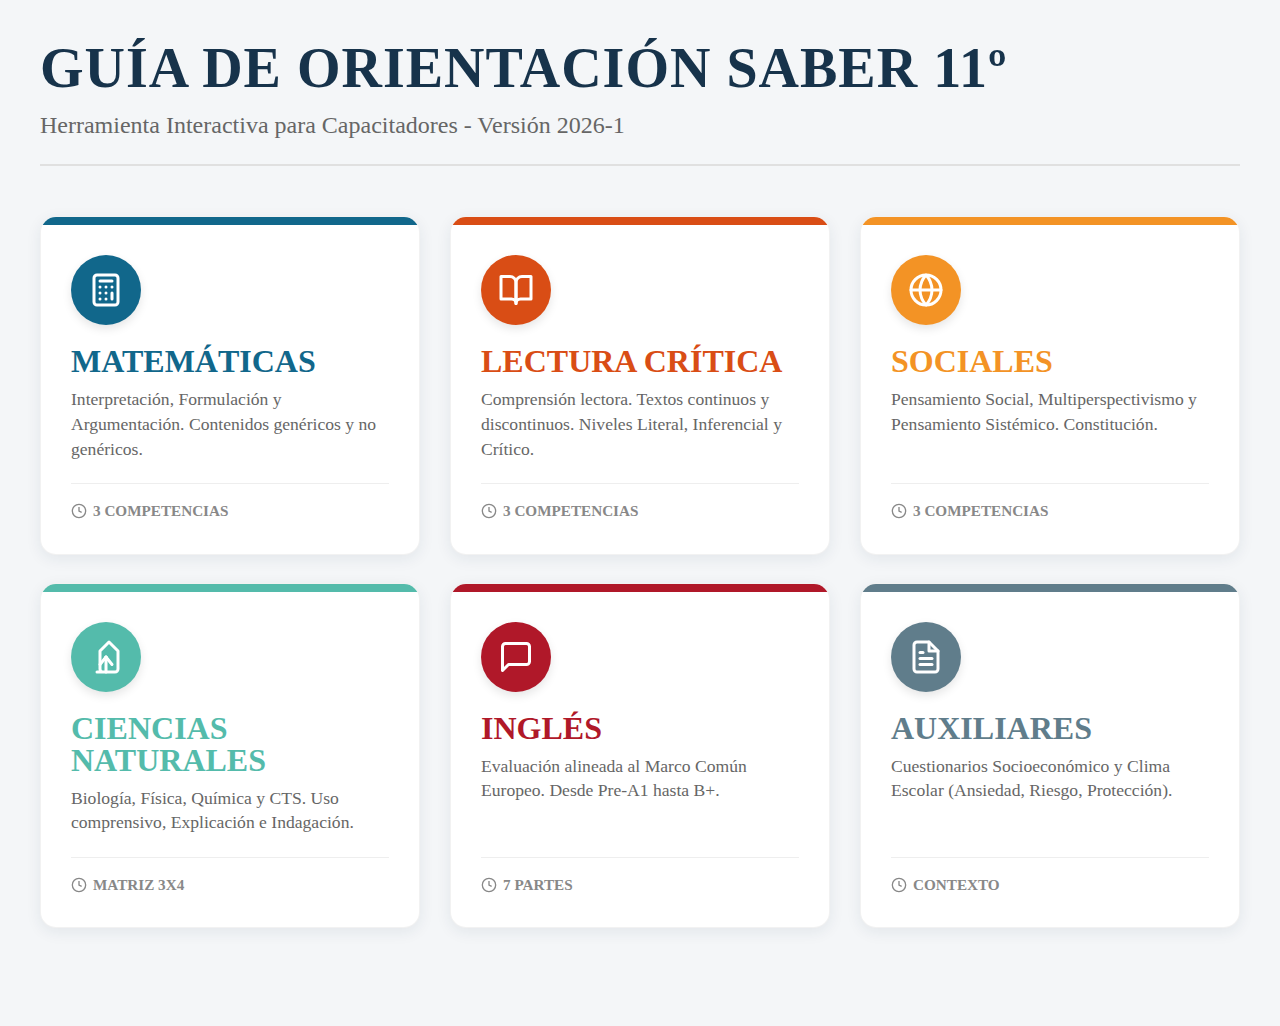
<file: index.html>
<!DOCTYPE html>
<html lang="es">
<head>
    <meta charset="UTF-8">
    <meta name="viewport" content="width=device-width, initial-scale=1.0">
    <title>Dashboard Saber 11 - Grupo Edúcate</title>
    
    <!-- FUENTE: Barlow Condensed -->
    <link rel="preconnect" href="https://fonts.googleapis.com">
    <link rel="preconnect" href="https://fonts.gstatic.com" crossorigin>
    <link href="https://fonts.googleapis.com/css2?family=Barlow+Condensed:wght@400;500;600;700&display=swap" rel="stylesheet">
    
    <!-- CONEXIÓN A ESTILOS GLOBALES -->
    <link rel="stylesheet" href="assets/css/styles.css">
    
    <style>
        /* ESTILOS ESPECÍFICOS DEL DASHBOARD (MENÚ) */
        
        :root {
            /* Colores Semánticos por Área */
            --color-math: #11678B;
            --color-lect: #D94D15;
            --color-soc: #F39325;
            --color-cienc: #54BBAB;
            --color-ing: #B01829;
            --color-aux: #607D8B;
        }

        body {
            background-color: #F4F6F8;
            margin: 0;
            padding: 40px;
            display: block; /* Sobrescribe el flex del viewer si comparten CSS */
        }

        /* --- HEADER PRINCIPAL --- */
        .dashboard-header {
            margin-bottom: 50px;
            border-bottom: 2px solid #e0e0e0;
            padding-bottom: 20px;
            animation: fadeIn 0.8s ease-out;
        }

        .dashboard-header h1 {
            font-size: 3.5rem;
            margin: 0;
            text-transform: uppercase;
            letter-spacing: 1px;
            color: var(--educate-navy);
            line-height: 1;
        }

        .dashboard-header p {
            font-size: 1.5rem;
            margin: 10px 0 0 0;
            color: #666;
            font-weight: 500;
        }

        /* --- GRID DE MÓDULOS --- */
        .modules-grid {
            display: grid;
            grid-template-columns: repeat(auto-fill, minmax(300px, 1fr));
            gap: 30px;
            padding-bottom: 60px;
        }

        /* --- TARJETA DE MÓDULO --- */
        .module-card {
            background: #fff;
            border-radius: 16px;
            overflow: hidden;
            box-shadow: 0 4px 15px rgba(23, 51, 75, 0.08);
            transition: all 0.3s cubic-bezier(0.25, 0.8, 0.25, 1);
            text-decoration: none;
            color: inherit;
            display: flex;
            flex-direction: column;
            border: 1px solid rgba(0,0,0,0.05);
            position: relative;
            height: 100%; /* Para igualar alturas */
        }

        .module-card:hover {
            transform: translateY(-8px);
            box-shadow: 0 20px 30px rgba(23, 51, 75, 0.15);
            border-color: rgba(0,0,0,0.1);
        }

        /* Bandera de Color Superior */
        .card-flag {
            height: 8px;
            width: 100%;
        }

        .card-content {
            padding: 30px;
            flex-grow: 1;
            display: flex;
            flex-direction: column;
            justify-content: space-between;
        }

        /* Icono Circular */
        .icon-circle {
            width: 70px;
            height: 70px;
            border-radius: 50%;
            display: flex;
            align-items: center;
            justify-content: center;
            margin-bottom: 20px;
            color: white;
            font-size: 1.2rem;
            box-shadow: 0 4px 10px rgba(0,0,0,0.1);
        }

        .icon-circle svg {
            width: 36px;
            height: 36px;
            stroke-width: 2;
        }

        .module-title {
            font-size: 2rem;
            font-weight: 700;
            margin: 0 0 10px 0;
            text-transform: uppercase;
            line-height: 1;
        }

        .module-desc {
            font-size: 1.1rem;
            color: #666;
            margin: 0 0 20px 0;
            line-height: 1.4;
        }

        /* Meta info (abajo) */
        .module-footer {
            margin-top: auto;
            border-top: 1px solid #eee;
            padding-top: 15px;
            font-size: 0.95rem;
            font-weight: 600;
            text-transform: uppercase;
            color: #888;
            display: flex;
            align-items: center;
            gap: 6px;
        }

        /* --- CLASES POR ÁREA --- */
        /* Matemáticas */
        .math .card-flag, .math .icon-circle { background-color: var(--color-math); }
        .math .module-title { color: var(--color-math); }

        /* Lectura */
        .lect .card-flag, .lect .icon-circle { background-color: var(--color-lect); }
        .lect .module-title { color: var(--color-lect); }

        /* Sociales */
        .soc .card-flag, .soc .icon-circle { background-color: var(--color-soc); }
        .soc .module-title { color: var(--color-soc); }

        /* Ciencias */
        .cienc .card-flag, .cienc .icon-circle { background-color: var(--color-cienc); }
        .cienc .module-title { color: var(--color-cienc); }

        /* Inglés */
        .ing .card-flag, .ing .icon-circle { background-color: var(--color-ing); }
        .ing .module-title { color: var(--color-ing); }

        /* Auxiliares */
        .aux .card-flag, .aux .icon-circle { background-color: var(--color-aux); }
        .aux .module-title { color: var(--color-aux); }

        @keyframes fadeIn {
            from { opacity: 0; transform: translateY(10px); }
            to { opacity: 1; transform: translateY(0); }
        }

        /* Responsive */
        @media (max-width: 600px) {
            body { padding: 20px; }
            .dashboard-header h1 { font-size: 2.5rem; }
        }

    </style>
</head>
<body>

    <header class="dashboard-header">
        <h1>Guía de Orientación Saber 11º</h1>
        <p>Herramienta Interactiva para Capacitadores - Versión 2026-1</p>
    </header>

    <main class="modules-grid">

        <!-- 1. MATEMÁTICAS -->
        <a href="viewer.html?area=matematicas" class="module-card math">
            <div class="card-flag"></div>
            <div class="card-content">
                <div>
                    <div class="icon-circle">
                        <svg viewBox="0 0 24 24" fill="none" stroke="currentColor" stroke-linecap="round" stroke-linejoin="round"><rect x="4" y="2" width="16" height="20" rx="2"></rect><line x1="8" y1="6" x2="16" y2="6"></line><line x1="16" y1="14" x2="16" y2="18"></line><path d="M16 10h.01"></path><path d="M12 10h.01"></path><path d="M8 10h.01"></path><path d="M12 14h.01"></path><path d="M8 14h.01"></path><path d="M12 18h.01"></path><path d="M8 18h.01"></path></svg>
                    </div>
                    <h2 class="module-title">Matemáticas</h2>
                    <p class="module-desc">Interpretación, Formulación y Argumentación. Contenidos genéricos y no genéricos.</p>
                </div>
                <div class="module-footer">
                    <svg width="16" height="16" viewBox="0 0 24 24" fill="none" stroke="currentColor" stroke-width="2"><circle cx="12" cy="12" r="10"></circle><polyline points="12 6 12 12 16 14"></polyline></svg>
                    3 Competencias
                </div>
            </div>
        </a>

        <!-- 2. LECTURA CRÍTICA -->
        <a href="viewer.html?area=lectura_critica" class="module-card lect">
            <div class="card-flag"></div>
            <div class="card-content">
                <div>
                    <div class="icon-circle">
                        <svg viewBox="0 0 24 24" fill="none" stroke="currentColor" stroke-linecap="round" stroke-linejoin="round"><path d="M2 3h6a4 4 0 0 1 4 4v14a3 3 0 0 0-3-3H2z"></path><path d="M22 3h-6a4 4 0 0 0-4 4v14a3 3 0 0 1 3-3h7z"></path></svg>
                    </div>
                    <h2 class="module-title">Lectura Crítica</h2>
                    <p class="module-desc">Comprensión lectora. Textos continuos y discontinuos. Niveles Literal, Inferencial y Crítico.</p>
                </div>
                <div class="module-footer">
                    <svg width="16" height="16" viewBox="0 0 24 24" fill="none" stroke="currentColor" stroke-width="2"><circle cx="12" cy="12" r="10"></circle><polyline points="12 6 12 12 16 14"></polyline></svg>
                    3 Competencias
                </div>
            </div>
        </a>

        <!-- 3. SOCIALES Y CIUDADANAS -->
        <a href="viewer.html?area=sociales" class="module-card soc">
            <div class="card-flag"></div>
            <div class="card-content">
                <div>
                    <div class="icon-circle">
                        <svg viewBox="0 0 24 24" fill="none" stroke="currentColor" stroke-linecap="round" stroke-linejoin="round"><circle cx="12" cy="12" r="10"></circle><line x1="2" y1="12" x2="22" y2="12"></line><path d="M12 2a15.3 15.3 0 0 1 4 10 15.3 15.3 0 0 1-4 10 15.3 15.3 0 0 1-4-10 15.3 15.3 0 0 1 4-10z"></path></svg>
                    </div>
                    <h2 class="module-title">Sociales</h2>
                    <p class="module-desc">Pensamiento Social, Multiperspectivismo y Pensamiento Sistémico. Constitución.</p>
                </div>
                <div class="module-footer">
                    <svg width="16" height="16" viewBox="0 0 24 24" fill="none" stroke="currentColor" stroke-width="2"><circle cx="12" cy="12" r="10"></circle><polyline points="12 6 12 12 16 14"></polyline></svg>
                    3 Competencias
                </div>
            </div>
        </a>

        <!-- 4. CIENCIAS NATURALES -->
        <a href="viewer.html?area=ciencias_naturales" class="module-card cienc">
            <div class="card-flag"></div>
            <div class="card-content">
                <div>
                    <div class="icon-circle">
                        <svg viewBox="0 0 24 24" fill="none" stroke="currentColor" stroke-linecap="round" stroke-linejoin="round"><path d="M6 22h12a2 2 0 0 0 2-2V8l-6-6-6 6v12a2 2 0 0 0 2 2z"></path><line x1="12" y1="12" x2="12" y2="22"></line><path d="M12 12l-4 5"></path><path d="M12 12l4 5"></path></svg>
                    </div>
                    <h2 class="module-title">Ciencias Naturales</h2>
                    <p class="module-desc">Biología, Física, Química y CTS. Uso comprensivo, Explicación e Indagación.</p>
                </div>
                <div class="module-footer">
                    <svg width="16" height="16" viewBox="0 0 24 24" fill="none" stroke="currentColor" stroke-width="2"><circle cx="12" cy="12" r="10"></circle><polyline points="12 6 12 12 16 14"></polyline></svg>
                    Matriz 3x4
                </div>
            </div>
        </a>

        <!-- 5. INGLÉS -->
        <a href="viewer.html?area=ingles" class="module-card ing">
            <div class="card-flag"></div>
            <div class="card-content">
                <div>
                    <div class="icon-circle">
                        <svg viewBox="0 0 24 24" fill="none" stroke="currentColor" stroke-linecap="round" stroke-linejoin="round"><path d="M21 15a2 2 0 0 1-2 2H7l-4 4V5a2 2 0 0 1 2-2h14a2 2 0 0 1 2 2z"></path></svg>
                    </div>
                    <h2 class="module-title">Inglés</h2>
                    <p class="module-desc">Evaluación alineada al Marco Común Europeo. Desde Pre-A1 hasta B+.</p>
                </div>
                <div class="module-footer">
                    <svg width="16" height="16" viewBox="0 0 24 24" fill="none" stroke="currentColor" stroke-width="2"><circle cx="12" cy="12" r="10"></circle><polyline points="12 6 12 12 16 14"></polyline></svg>
                    7 Partes
                </div>
            </div>
        </a>

        <!-- 6. AUXILIARES -->
        <a href="#" class="module-card aux" onclick="alert('Módulo Informativo: Cuestionario Socioeconómico y Clima Escolar.')">
            <div class="card-flag"></div>
            <div class="card-content">
                <div>
                    <div class="icon-circle">
                        <svg viewBox="0 0 24 24" fill="none" stroke="currentColor" stroke-linecap="round" stroke-linejoin="round"><path d="M14 2H6a2 2 0 0 0-2 2v16a2 2 0 0 0 2 2h12a2 2 0 0 0 2-2V8z"></path><polyline points="14 2 14 8 20 8"></polyline><line x1="16" y1="13" x2="8" y2="13"></line><line x1="16" y1="17" x2="8" y2="17"></line><polyline points="10 9 9 9 8 9"></polyline></svg>
                    </div>
                    <h2 class="module-title">Auxiliares</h2>
                    <p class="module-desc">Cuestionarios Socioeconómico y Clima Escolar (Ansiedad, Riesgo, Protección).</p>
                </div>
                <div class="module-footer">
                    <svg width="16" height="16" viewBox="0 0 24 24" fill="none" stroke="currentColor" stroke-width="2"><circle cx="12" cy="12" r="10"></circle><polyline points="12 6 12 12 16 14"></polyline></svg>
                    Contexto
                </div>
            </div>
        </a>

    </main>

</body>
</html>
</file>
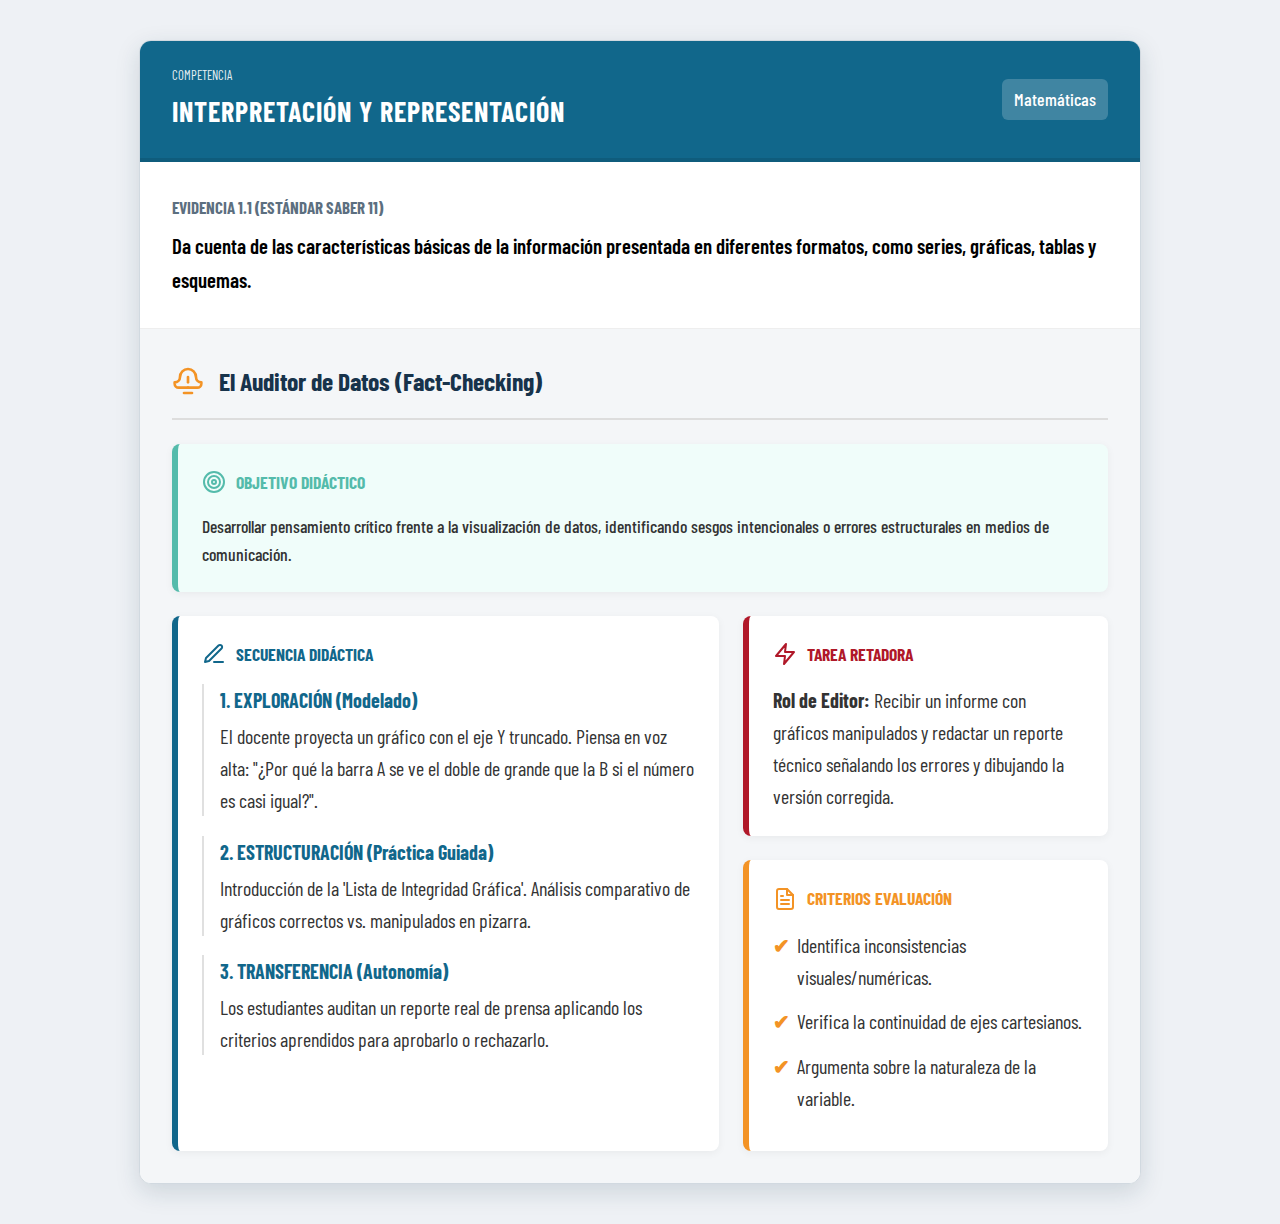
<file: evidence-card.html>
<!DOCTYPE html>
<html lang="es">
<head>
    <meta charset="UTF-8">
    <meta name="viewport" content="width=device-width, initial-scale=1.0">
    <title>Tarjeta de Evidencia - Grupo Edúcate</title>
    <!-- FUENTE: Barlow Condensed -->
    <link rel="preconnect" href="https://fonts.googleapis.com">
    <link rel="preconnect" href="https://fonts.gstatic.com" crossorigin>
    <link href="https://fonts.googleapis.com/css2?family=Barlow+Condensed:wght@400;500;600;700&display=swap" rel="stylesheet">

    <style>
        /* --- 1. TOKENS DE DISEÑO (Grupo Edúcate) --- */
        :root {
            --educate-navy: #17334B;       /* Primario 1 (Textos oscuros) */
            --educate-blue: #11678B;       /* Primario 2 (Matemáticas) */
            --educate-teal: #54BBAB;       /* Primario 3 (Objetivos) */
            --educate-orange: #F39325;     /* Secundario 1 (Fases/Procesos) */
            --educate-red: #D94D15;        /* Secundario 2 (Criterios/Evaluación) */
            --educate-dark-red: #B01829;   /* Tarea Retadora */
            --educate-bg: #F4F6F8;         /* Fondo General */
            --white: #FFFFFF;
            
            /* Tipografía y Escala (Aumentada según solicitud) */
            --font-main: 'Barlow Condensed', sans-serif;
            --text-base: 20px;  /* Tamaño base grande para lectura cómoda */
            --text-h1: 28px;
            --text-h2: 24px;
        }

        /* --- 2. ESTILOS GENERALES --- */
        body {
            font-family: var(--font-main);
            font-size: var(--text-base);
            background-color: #eef1f5;
            color: #333;
            line-height: 1.6;
            margin: 0;
            padding: 40px;
            display: flex;
            justify-content: center;
        }

        /* --- 3. COMPONENTE TARJETA (Contenedor) --- */
        .evidence-card {
            background: var(--white);
            max-width: 1000px; /* Ancho amplio para ver bien la grid */
            width: 100%;
            border-radius: 12px;
            box-shadow: 0 8px 24px rgba(23, 51, 75, 0.15);
            overflow: hidden;
            border: 1px solid #d1d9e0;
        }

        /* --- 4. CABECERA CONTEXTUAL (ICFES) --- */
        .card-header {
            background-color: var(--educate-blue); /* Color cambia según materia */
            color: var(--white);
            padding: 1.5rem 2rem;
            display: flex;
            justify-content: space-between;
            align-items: center;
            border-bottom: 4px solid rgba(0,0,0,0.1);
        }

        .card-header h2 {
            margin: 0;
            font-size: var(--text-h1);
            font-weight: 700;
            text-transform: uppercase;
            letter-spacing: 1px;
        }

        .meta-tag {
            background: rgba(255,255,255,0.2);
            padding: 6px 12px;
            border-radius: 6px;
            font-size: 0.9em;
            font-weight: 500;
        }

        /* --- 5. CUERPO: EVIDENCIA OFICIAL --- */
        .icfes-body {
            padding: 2rem;
            border-bottom: 1px solid #eee;
        }

        .label-official {
            display: block;
            font-size: 0.85em;
            color: var(--educate-navy);
            opacity: 0.7;
            text-transform: uppercase;
            font-weight: 700;
            margin-bottom: 0.5rem;
        }

        .text-evidence {
            font-size: 1.3rem; /* Texto ICFES grande */
            font-weight: 600;
            color: #000;
            margin: 0;
        }

        /* --- 6. DASHBOARD PEDAGÓGICO (ESTRATEGIA) --- */
        .strategy-dashboard {
            background-color: var(--educate-bg);
            padding: 2rem;
        }

        /* Título de la Estrategia */
        .strategy-header {
            display: flex;
            align-items: center;
            gap: 15px;
            margin-bottom: 1.5rem;
            padding-bottom: 1rem;
            border-bottom: 2px solid #ddd;
        }

        .strategy-header svg {
            width: 32px;
            height: 32px;
            stroke: var(--educate-orange);
        }

        .strategy-name {
            font-size: 1.6rem;
            font-weight: 700;
            color: var(--educate-navy);
            margin: 0;
        }

        /* --- GRID LAYOUT INTELIGENTE --- */
        .pedagogy-grid {
            display: grid;
            grid-template-columns: 1.5fr 1fr; /* Izquierda más ancha (Fases) */
            grid-template-rows: auto auto;    /* Filas automáticas */
            gap: 1.5rem;
        }

        /* Cajas Pedagógicas */
        .p-box {
            background: var(--white);
            padding: 1.5rem;
            border-radius: 8px;
            box-shadow: 0 2px 8px rgba(0,0,0,0.05);
            border-left: 6px solid #ccc; /* Borde de acento por defecto */
        }

        .p-box-title {
            display: flex;
            align-items: center;
            gap: 10px;
            font-size: 1.1rem;
            font-weight: 700;
            text-transform: uppercase;
            margin-bottom: 1rem;
            color: var(--educate-navy);
        }

        .p-box-title svg {
            width: 24px;
            height: 24px;
        }

        /* Estilos Específicos por Caja */

        /* A. Objetivo (Ocupa todo el ancho arriba) */
        .box-objective {
            grid-column: 1 / -1; 
            border-left-color: var(--educate-teal);
            background-color: #f0fdfa; /* Fondo muy sutil menta */
        }
        .box-objective .p-box-title { color: var(--educate-teal); }
        .box-objective p { margin: 0; font-weight: 500; font-size: 1.1rem; }

        /* B. Fases Metodológicas (Columna Izquierda, Alta) */
        .box-phases {
            grid-column: 1 / 2;
            grid-row: 2 / 4; /* Ocupa altura vertical */
            border-left-color: var(--educate-blue);
        }
        .box-phases .p-box-title { color: var(--educate-blue); }

        /* Lista de Fases con estilo */
        .phase-list {
            list-style: none;
            padding: 0;
            margin: 0;
        }
        .phase-list li {
            margin-bottom: 1.2rem;
            position: relative;
            padding-left: 1rem;
            border-left: 2px solid #e0e0e0;
        }
        .phase-tag {
            font-weight: 700;
            color: var(--educate-blue);
            display: block;
            margin-bottom: 4px;
        }

        /* C. Tarea Retadora (Derecha Arriba) */
        .box-task {
            border-left-color: var(--educate-dark-red);
        }
        .box-task .p-box-title { color: var(--educate-dark-red); }

        /* D. Criterios (Derecha Abajo) */
        .box-criteria {
            border-left-color: var(--educate-orange);
        }
        .box-criteria .p-box-title { color: var(--educate-orange); }
        
        .check-list {
            list-style: none;
            padding: 0;
            margin: 0;
        }
        .check-list li {
            position: relative;
            padding-left: 24px;
            margin-bottom: 0.8rem;
        }
        .check-list li::before {
            content: '✔';
            position: absolute;
            left: 0;
            color: var(--educate-orange);
            font-weight: bold;
        }

        /* --- RESPONSIVE MOBILE --- */
        @media (max-width: 800px) {
            .pedagogy-grid {
                grid-template-columns: 1fr; /* Todo en una columna */
            }
            body { padding: 15px; }
            .card-header h2 { font-size: 1.4rem; }
        }

    </style>
</head>
<body>

    <!-- COMPONENTE MAESTRO -->
    <article class="evidence-card">
        
        <!-- 1. HEADER (Contexto ICFES) -->
        <header class="card-header">
            <div>
                <span style="font-size: 0.8rem; opacity: 0.9; display:block; margin-bottom:4px;">COMPETENCIA</span>
                <h2>INTERPRETACIÓN Y REPRESENTACIÓN</h2>
            </div>
            <span class="meta-tag">Matemáticas</span>
        </header>

        <!-- 2. EVIDENCIA OFICIAL -->
        <div class="icfes-body">
            <span class="label-official">Evidencia 1.1 (Estándar Saber 11)</span>
            <p class="text-evidence">
                Da cuenta de las características básicas de la información presentada en diferentes formatos, como series, gráficas, tablas y esquemas.
            </p>
        </div>

        <!-- 3. ESTRATEGIA PEDAGÓGICA -->
        <section class="strategy-dashboard">
            
            <div class="strategy-header">
                <!-- Icono Foco -->
                <svg viewBox="0 0 24 24" fill="none" stroke="currentColor" stroke-width="2" stroke-linecap="round" stroke-linejoin="round"><path d="M9 21h6"></path><path d="M12 3a6 6 0 0 1 6 6 4 4 0 0 0 4 4v1a3 3 0 0 1-3 3H5a3 3 0 0 1-3-3v-1a4 4 0 0 0 4-4 6 6 0 0 1 6-6z"></path><line x1="12" y1="9" x2="12" y2="13"></line><line x1="12" y1="17" x2="12.01" y2="17"></line></svg>
                <h3 class="strategy-name">El Auditor de Datos (Fact-Checking)</h3>
            </div>

            <div class="pedagogy-grid">

                <!-- A. Objetivo -->
                <div class="p-box box-objective">
                    <div class="p-box-title">
                        <svg viewBox="0 0 24 24" fill="none" stroke="currentColor" stroke-width="2" stroke-linecap="round" stroke-linejoin="round"><circle cx="12" cy="12" r="10"></circle><circle cx="12" cy="12" r="6"></circle><circle cx="12" cy="12" r="2"></circle></svg>
                        Objetivo Didáctico
                    </div>
                    <p>Desarrollar pensamiento crítico frente a la visualización de datos, identificando sesgos intencionales o errores estructurales en medios de comunicación.</p>
                </div>

                <!-- B. Fases Metodológicas -->
                <div class="p-box box-phases">
                    <div class="p-box-title">
                        <svg viewBox="0 0 24 24" fill="none" stroke="currentColor" stroke-width="2" stroke-linecap="round" stroke-linejoin="round"><path d="M12 20h9"></path><path d="M16.5 3.5a2.121 2.121 0 0 1 3 3L7 19l-4 1 1-4L16.5 3.5z"></path></svg>
                        Secuencia Didáctica
                    </div>
                    <ul class="phase-list">
                        <li>
                            <span class="phase-tag">1. EXPLORACIÓN (Modelado)</span>
                            El docente proyecta un gráfico con el eje Y truncado. Piensa en voz alta: "¿Por qué la barra A se ve el doble de grande que la B si el número es casi igual?".
                        </li>
                        <li>
                            <span class="phase-tag">2. ESTRUCTURACIÓN (Práctica Guiada)</span>
                            Introducción de la 'Lista de Integridad Gráfica'. Análisis comparativo de gráficos correctos vs. manipulados en pizarra.
                        </li>
                        <li>
                            <span class="phase-tag">3. TRANSFERENCIA (Autonomía)</span>
                            Los estudiantes auditan un reporte real de prensa aplicando los criterios aprendidos para aprobarlo o rechazarlo.
                        </li>
                    </ul>
                </div>

                <!-- C. Tarea Retadora -->
                <div class="p-box box-task">
                    <div class="p-box-title">
                        <svg viewBox="0 0 24 24" fill="none" stroke="currentColor" stroke-width="2" stroke-linecap="round" stroke-linejoin="round"><polygon points="13 2 3 14 12 14 11 22 21 10 12 10 13 2"></polygon></svg>
                        Tarea Retadora
                    </div>
                    <p style="margin:0;"><strong>Rol de Editor:</strong> Recibir un informe con gráficos manipulados y redactar un reporte técnico señalando los errores y dibujando la versión corregida.</p>
                </div>

                <!-- D. Criterios -->
                <div class="p-box box-criteria">
                    <div class="p-box-title">
                        <svg viewBox="0 0 24 24" fill="none" stroke="currentColor" stroke-width="2" stroke-linecap="round" stroke-linejoin="round"><path d="M14 2H6a2 2 0 0 0-2 2v16a2 2 0 0 0 2 2h12a2 2 0 0 0 2-2V8z"></path><polyline points="14 2 14 8 20 8"></polyline><line x1="16" y1="13" x2="8" y2="13"></line><line x1="16" y1="17" x2="8" y2="17"></line><polyline points="10 9 9 9 8 9"></polyline></svg>
                        Criterios Evaluación
                    </div>
                    <ul class="check-list">
                        <li>Identifica inconsistencias visuales/numéricas.</li>
                        <li>Verifica la continuidad de ejes cartesianos.</li>
                        <li>Argumenta sobre la naturaleza de la variable.</li>
                    </ul>
                </div>

            </div>
        </section>
    </article>

</body>
</html>
</file>
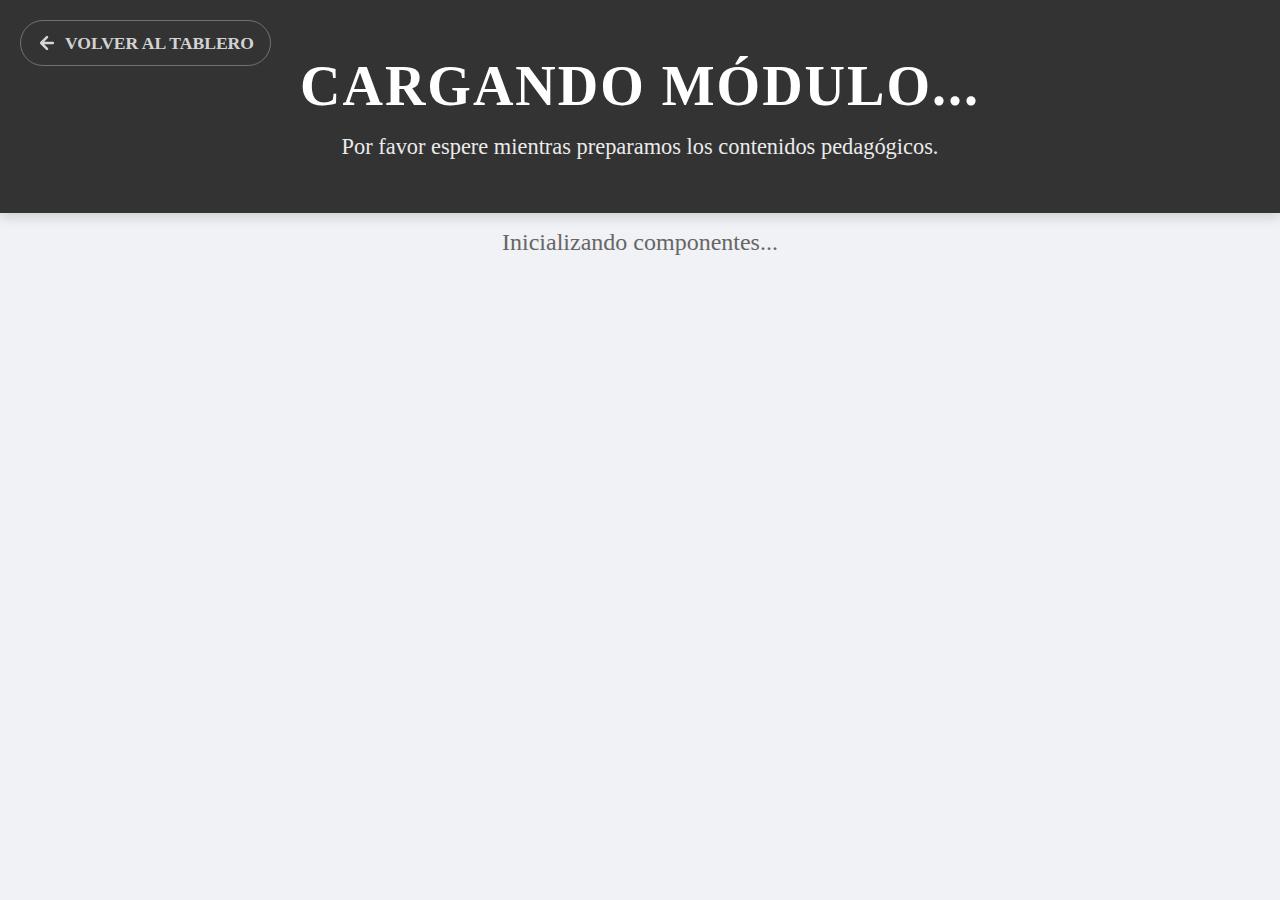
<file: viewer.html>
<!DOCTYPE html>
<html lang="es">
<head>
    <meta charset="UTF-8">
    <meta name="viewport" content="width=device-width, initial-scale=1.0">
    <title>Visor de Módulos - Saber 11º</title>
    
    <!-- FUENTE: Barlow Condensed -->
    <link rel="preconnect" href="https://fonts.googleapis.com">
    <link rel="preconnect" href="https://fonts.gstatic.com" crossorigin>
    <link href="https://fonts.googleapis.com/css2?family=Barlow+Condensed:wght@400;500;600;700&display=swap" rel="stylesheet">
    
    <!-- CONEXIÓN CON TU HOJA DE ESTILOS -->
    <link rel="stylesheet" href="assets/css/styles.css">

    <style>
        /* ESTILOS ESPECÍFICOS PARA EL VISOR (Layout) */
        
        body {
            margin: 0;
            padding: 0;
            background-color: #f0f2f5;
            min-height: 100vh;
            display: flex;
            flex-direction: column;
        }

        /* CABECERA DINÁMICA (Cambia de color según el área) */
        .area-header {
            background-color: #333; /* Color por defecto, JS lo cambia */
            color: white;
            padding: 3rem 2rem;
            text-align: center;
            position: relative;
            box-shadow: 0 4px 12px rgba(0,0,0,0.15);
            transition: background-color 0.5s ease;
        }

        /* BOTÓN VOLVER */
        .nav-back {
            position: absolute;
            top: 20px;
            left: 20px;
            color: rgba(255,255,255,0.8);
            text-decoration: none;
            font-weight: 700;
            text-transform: uppercase;
            font-size: 1.1rem;
            display: flex;
            align-items: center;
            gap: 8px;
            padding: 8px 16px;
            border: 1px solid rgba(255,255,255,0.3);
            border-radius: 30px;
            transition: all 0.2s ease;
        }

        .nav-back:hover {
            background: white;
            color: #333;
        }

        /* TÍTULOS DEL ÁREA */
        #area-title {
            font-size: 3.5rem;
            margin: 10px 0 0 0;
            text-transform: uppercase;
            letter-spacing: 2px;
            line-height: 1;
        }

        #area-desc {
            font-size: 1.4rem;
            opacity: 0.9;
            max-width: 800px;
            margin: 15px auto 0;
            font-weight: 400;
        }

        /* CONTENEDOR PRINCIPAL DE TARJETAS */
        #app-container {
            max-width: 1100px;
            margin: -40px auto 40px; /* Margen negativo para solapar con el header */
            padding: 0 20px;
            width: 100%;
            box-sizing: border-box;
            z-index: 10;
        }

        /* SEPARADORES DE COMPETENCIA */
        .competency-section {
            margin-bottom: 60px;
        }
        
        .competency-def {
            background: white;
            padding: 15px 20px;
            border-radius: 8px;
            margin-bottom: 30px;
            border-left: 4px solid #ccc;
            font-size: 1.1rem;
            color: #555;
            box-shadow: 0 2px 5px rgba(0,0,0,0.05);
        }

        /* ESTADO DE CARGA */
        .loading-state {
            text-align: center;
            padding: 50px;
            font-size: 1.5rem;
            color: #666;
        }

        /* RESPONSIVE */
        @media (max-width: 768px) {
            #area-title { font-size: 2.5rem; }
            .area-header { padding: 4rem 1rem 2rem; } /* Más espacio arriba para el botón */
            .nav-back { top: 15px; left: 15px; font-size: 0.9rem; }
        }
    </style>
</head>
<body>

    <!-- 1. CABECERA (El JS cambiará el color y texto aquí) -->
    <header class="area-header">
        <a href="index.html" class="nav-back">
            <!-- Icono Flecha -->
            <svg width="20" height="20" viewBox="0 0 24 24" fill="none" stroke="currentColor" stroke-width="3" stroke-linecap="round" stroke-linejoin="round"><path d="M19 12H5M12 19l-7-7 7-7"/></svg>
            Volver al Tablero
        </a>
        
        <h1 id="area-title">Cargando Módulo...</h1>
        <p id="area-desc">Por favor espere mientras preparamos los contenidos pedagógicos.</p>
    </header>

    <!-- 2. CONTENEDOR (Aquí se inyectan las tarjetas automáticamente) -->
    <main id="app-container">
        <div class="loading-state">Inicializando componentes...</div>
    </main>

    <!-- 3. EL CEREBRO (Script que conecta JSON con HTML) -->
    <script src="assets/js/app.js"></script>

</body>
</html>
</file>
<file: assets/css/styles.css>
/* --- TOKENS DE DISEÑO (Grupo Edúcate) --- */
:root {
    --educate-navy: #17334B;       /* Primario 1 */
    --educate-blue: #11678B;       /* Primario 2 (Matemáticas) */
    --educate-teal: #54BBAB;       /* Primario 3 (Objetivos) */
    --educate-orange: #F39325;     /* Secundario 1 (Tareas/Acción) */
    --educate-red: #D94D15;        /* Secundario 2 (Criterios/Evaluación) */
    --educate-gray: #808080;
    --educate-light-gray: #F4F6F8; /* Fondos suaves */
    --font-family: 'Barlow Condensed', sans-serif;
}

/* --- ESTRUCTURA DE LA TARJETA MAESTRA --- */
.evidence-card {
    font-family: var(--font-family);
    background: #fff;
    border-radius: 12px;
    box-shadow: 0 4px 12px rgba(23, 51, 75, 0.1);
    overflow: hidden;
    margin-bottom: 2rem;
    border: 1px solid #e0e0e0;
}

/* --- CABECERA (Contexto ICFES) --- */
.card-header {
    background-color: var(--educate-blue); /* Cambia según materia */
    color: white;
    padding: 1rem 1.5rem;
    display: flex;
    justify-content: space-between;
    align-items: center;
}

.card-header h3 {
    margin: 0;
    font-weight: 600;
    text-transform: uppercase;
    letter-spacing: 0.5px;
    font-size: 1.2rem;
}

.badge {
    background: rgba(255,255,255,0.2);
    padding: 4px 8px;
    border-radius: 4px;
    font-size: 0.9rem;
    font-weight: 400;
}

/* --- CUERPO PRINCIPAL --- */
.card-body {
    padding: 0;
}

/* Sección Oficial (El "Qué") */
.icfes-section {
    padding: 1.5rem;
    border-bottom: 1px solid #eee;
}

.icfes-label {
    color: var(--educate-gray);
    font-size: 0.85rem;
    text-transform: uppercase;
    font-weight: 700;
    display: block;
    margin-bottom: 0.5rem;
}

.icfes-text {
    color: var(--educate-navy);
    font-size: 1.1rem;
    line-height: 1.5;
    margin: 0;
}

/* --- SECCIÓN PEDAGÓGICA (El "Cómo" - La Estrategia) --- */
.strategy-dashboard {
    background-color: var(--educate-light-gray);
    padding: 1.5rem;
}

.strategy-title {
    color: var(--educate-navy);
    font-size: 1.4rem;
    font-weight: 700;
    margin-bottom: 1rem;
    display: flex;
    align-items: center;
    gap: 10px;
}

.strategy-title svg {
    width: 28px;
    height: 28px;
    stroke: var(--educate-orange);
}

/* --- GRID LAYOUT PARA LA ESTRATEGIA --- */
.strategy-grid {
    display: grid;
    grid-template-columns: 2fr 1.5fr; /* Izquierda ancha, Derecha compacta */
    grid-template-rows: auto auto;
    gap: 1rem;
}

/* Cajas individuales dentro del grid */
.pedagogy-box {
    background: white;
    padding: 1.25rem;
    border-radius: 8px;
    border-left: 4px solid transparent;
    box-shadow: 0 2px 4px rgba(0,0,0,0.05);
}

.box-header {
    display: flex;
    align-items: center;
    gap: 8px;
    margin-bottom: 0.8rem;
    font-weight: 700;
    text-transform: uppercase;
    font-size: 0.9rem;
}

.box-header svg {
    width: 20px;
    height: 20px;
}

/* Estilos Específicos por Caja */
.box-objective {
    grid-column: 1 / -1; /* Ocupa todo el ancho arriba */
    border-left-color: var(--educate-teal);
}
.box-objective .box-header { color: var(--educate-teal); }

.box-breakdown {
    grid-column: 1 / 2;
    grid-row: 2 / 4; /* Ocupa altura vertical a la izquierda */
    border-left-color: var(--educate-blue);
}
.box-breakdown .box-header { color: var(--educate-blue); }

.box-tasks {
    border-left-color: var(--educate-orange);
}
.box-tasks .box-header { color: var(--educate-orange); }

.box-criteria {
    border-left-color: var(--educate-red);
}
.box-criteria .box-header { color: var(--educate-red); }

/* Listas internas limpias */
.pedagogy-list {
    margin: 0;
    padding-left: 1.2rem;
    font-size: 1rem;
    color: #444;
}

.pedagogy-list li {
    margin-bottom: 0.5rem;
}

/* Responsividad para móviles */
@media (max-width: 768px) {
    .strategy-grid {
        grid-template-columns: 1fr; /* Todo en una columna */
    }
}
:root {
    /* ...colores iguales al anterior... */
    --font-family: 'Barlow Condensed', sans-serif;
    --base-size: 20px; /* AUMENTADO para mejor lectura */
}

body {
    font-size: var(--base-size); /* Aplica tamaño base grande */
    line-height: 1.6; /* Mayor espaciado entre líneas */
}

.evidence-card {
    /* ...igual... */
    border: 1px solid #ccc; /* Borde un poco más visible */
}

/* CABECERA MÁS GRANDE */
.card-header h3 {
    font-size: 1.6rem; /* Título mucho más visible */
    letter-spacing: 1px;
}

.icfes-text {
    font-size: 1.3rem; /* El texto del ICFES debe verse grande */
    font-weight: 500;
    color: #000; /* Negro puro para máximo contraste */
}

/* ESTRATEGIA: MEJORAS VISUALES */
.strategy-title {
    font-size: 1.5rem;
    color: var(--educate-navy);
    border-bottom: 2px solid var(--educate-orange); /* Línea de acento */
    padding-bottom: 10px;
}

.pedagogy-box {
    padding: 1.5rem; /* Más aire interno */
}
/* BADGES PARA CIENCIAS NATURALES */
.badge-component {
    font-size: 0.75rem;
    font-weight: 700;
    padding: 3px 8px;
    border-radius: 12px;
    margin-left: 10px;
    text-transform: uppercase;
    color: white;
}

.badge-bio { background-color: #4CAF50; } /* Verde */
.badge-fis { background-color: #FF9800; } /* Naranja */
.badge-quim { background-color: #9C27B0; } /* Morado */
.badge-cts { background-color: #607D8B; } /* Azul Gris */
.box-header {
    font-size: 1.1rem; /* Subtítulos más claros */
    margin-bottom: 1rem;
}

.pedagogy-list {
    font-size: 1.05rem; /* Lista legible */
}

.pedagogy-list li {
    margin-bottom: 0.8rem; /* Separación entre items de lista */
}
</file>
